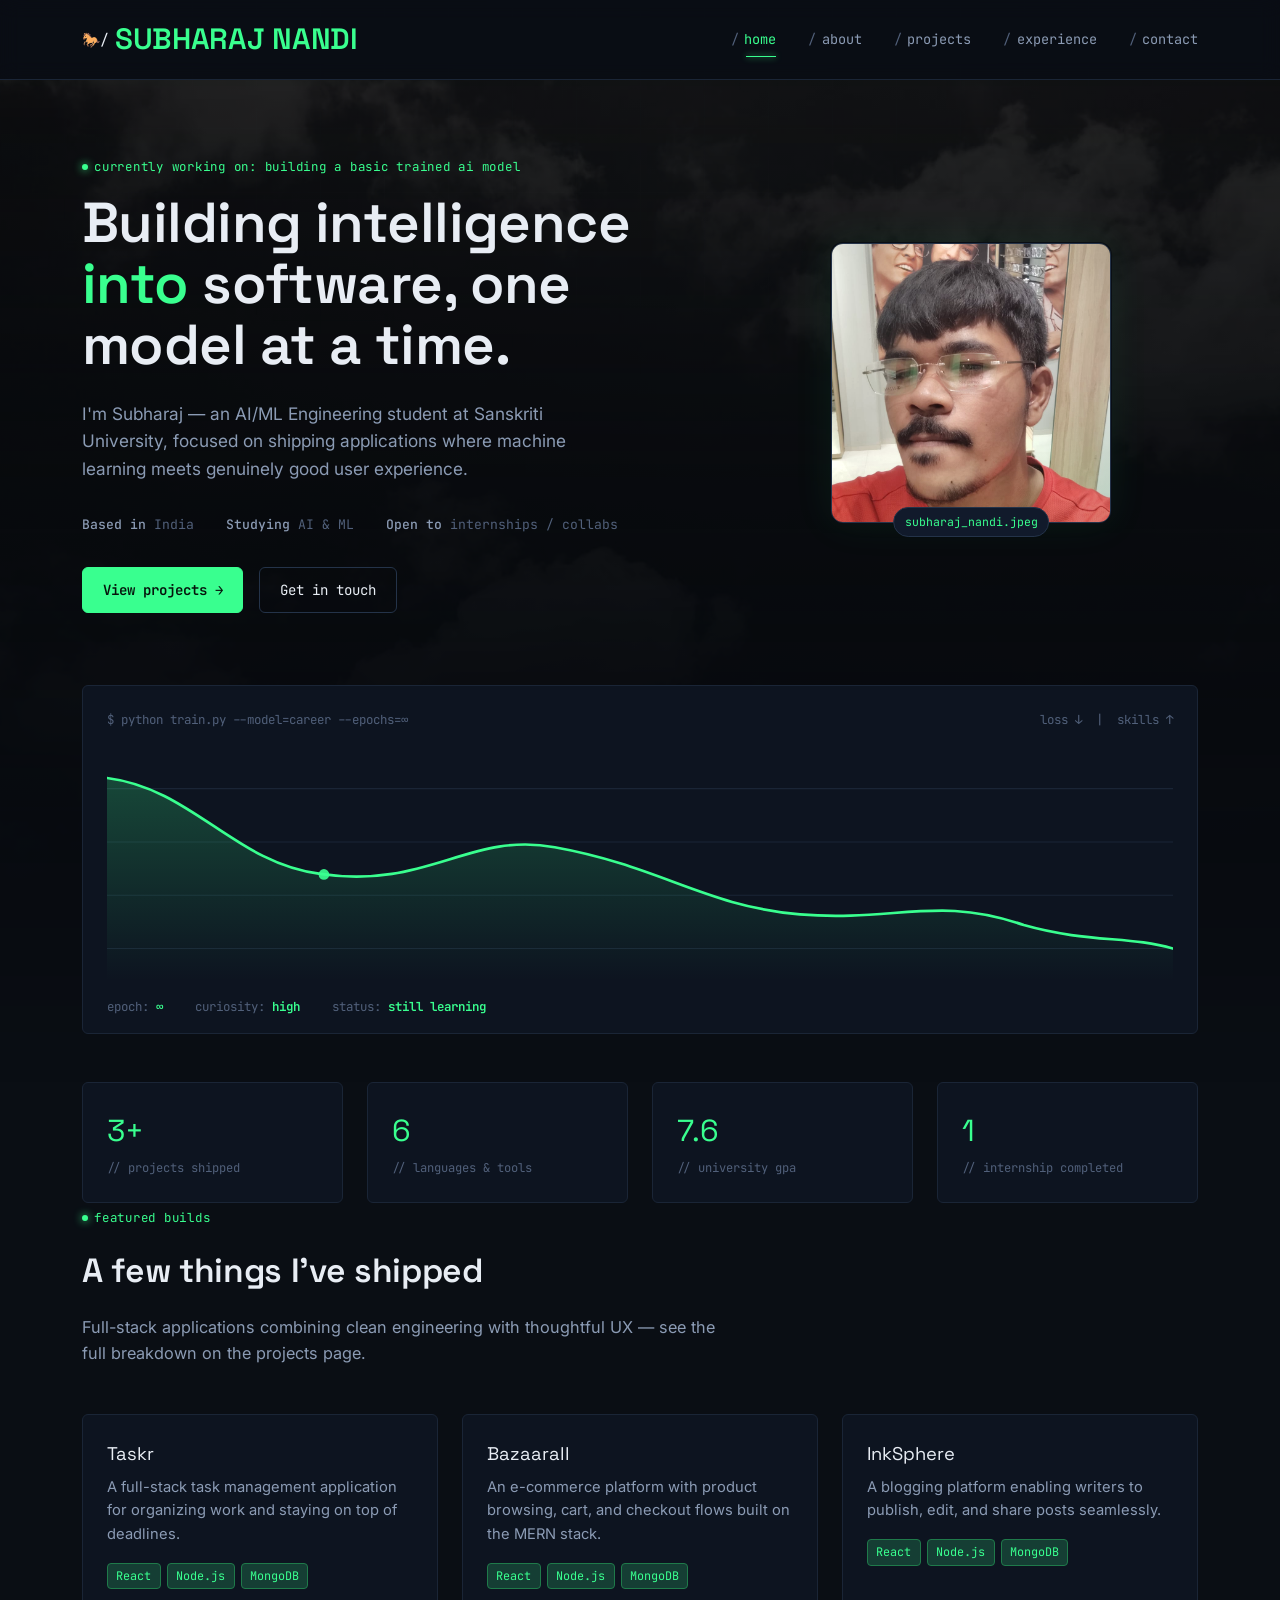
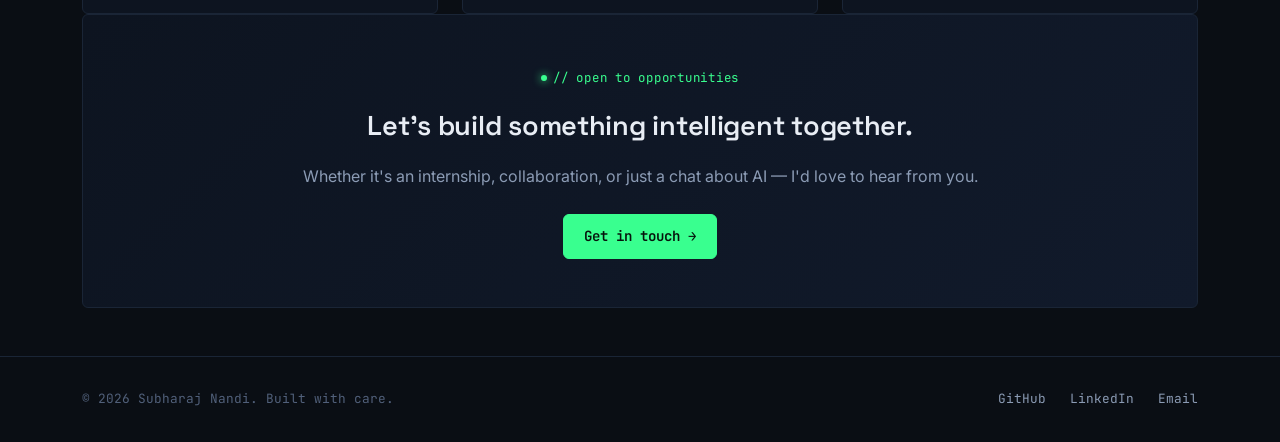
<file: index.html>
<!DOCTYPE html>
<html lang="en">
<head>
<meta charset="UTF-8">
<meta name="viewport" content="width=device-width, initial-scale=1.0">
<title>Subharaj Nandi — AI&ML Student</title>
<meta name="description" content="Portfolio of Subharaj Nandi, AI/ML Engineering student building intelligent applications.">
<link rel="preconnect" href="https://fonts.googleapis.com">
<link href="https://fonts.googleapis.com/css2?family=Space+Grotesk:wght@500;600;700&family=Inter:wght@400;500;600&family=JetBrains+Mono:wght@400;500;600&display=swap" rel="stylesheet">
<link rel="stylesheet" href="styles.css">
<style>
  /* ===== Hero ===== */
  .hero {
    padding: var(--space-6) 0 var(--space-5);
    position: relative;
    overflow: hidden;
  }
  .hero-bg {
    position: absolute;
    inset: -10% -5% auto -5%;
    height: 130%;
    background-image:
      linear-gradient(to bottom, rgba(10,14,20,0.55), rgba(10,14,20,0.97) 75%),
      url('assets/sky.jpeg');
    background-size: cover;
    background-position: center 30%;
    filter: saturate(0.25) brightness(0.55) contrast(1.1);
    z-index: 0;
    mask-image: linear-gradient(to bottom, black 0%, transparent 85%);
  }
  .hero-grid {
    display: grid;
    grid-template-columns: 1.15fr 0.85fr;
    gap: var(--space-5);
    align-items: center;
    position: relative;
    z-index: 1;
  }
  .hero h1 {
    font-size: clamp(2.3rem, 4.4vw, 3.6rem);
    line-height: 1.08;
    margin-bottom: var(--space-3);
  }
  .hero h1 .accent-text { color: var(--accent); }
  .hero-sub {
    color: var(--text-secondary);
    font-size: 1.08rem;
    max-width: 540px;
    margin-bottom: var(--space-4);
  }
  .hero-meta {
    display: flex;
    gap: var(--space-4);
    font-family: var(--font-mono);
    font-size: 0.82rem;
    color: var(--text-tertiary);
    margin-bottom: var(--space-4);
    flex-wrap: wrap;
  }
  .hero-meta strong { color: var(--text-secondary); font-weight: 500; }

  .hero-portrait {
    position: relative;
    justify-self: center;
  }
  .portrait-frame {
    width: 280px;
    height: 280px;
    border-radius: 12px;
    overflow: hidden;
    border: 1px solid var(--border-bright);
    position: relative;
    box-shadow: 0 0 0 1px var(--bg-base), 0 0 40px rgba(57,255,143,0.08);
  }
  .portrait-frame img {
    width: 100%; height: 100%; object-fit: cover;
    filter: grayscale(0.15) contrast(1.05);
  }
  .portrait-frame::after {
    content: '';
    position: absolute; inset: 0;
    background: linear-gradient(160deg, transparent 60%, rgba(57,255,143,0.10));
  }
  .portrait-tag {
    position: absolute;
    bottom: -14px; left: 50%;
    transform: translateX(-50%);
    background: var(--bg-panel-raised);
    border: 1px solid var(--border-bright);
    font-family: var(--font-mono);
    font-size: 0.72rem;
    padding: 0.4em 0.9em;
    border-radius: 100px;
    white-space: nowrap;
    color: var(--accent);
  }

  /* ===== Training run signature element ===== */
  .trainrun {
    margin-top: var(--space-6);
    position: relative;
    z-index: 1;
  }
  .trainrun-panel {
    background: var(--bg-panel);
    border: 1px solid var(--border);
    border-radius: var(--radius);
    padding: var(--space-3) var(--space-3) var(--space-2);
  }
  .trainrun-head {
    display: flex;
    justify-content: space-between;
    align-items: baseline;
    margin-bottom: var(--space-2);
    flex-wrap: wrap;
    gap: 0.5em;
  }
  .trainrun-head .mono { font-size: 0.78rem; color: var(--text-tertiary); }
  .trainrun svg { width: 100%; height: auto; display: block; }
  .trainrun-stats {
    display: flex;
    gap: var(--space-4);
    margin-top: var(--space-2);
    font-family: var(--font-mono);
    font-size: 0.78rem;
    color: var(--text-tertiary);
    flex-wrap: wrap;
  }
  .trainrun-stats b { color: var(--accent); font-weight: 600; }

  /* ===== Quick stats strip ===== */
  .stats-strip {
    display: grid;
    grid-template-columns: repeat(4, 1fr);
    gap: var(--space-3);
  }
  .stat-box {
    border: 1px solid var(--border);
    background: var(--bg-panel);
    border-radius: var(--radius);
    padding: var(--space-3);
  }
  .stat-box .num {
    font-family: var(--font-display);
    font-size: 1.9rem;
    color: var(--accent);
  }
  .stat-box .label {
    font-family: var(--font-mono);
    font-size: 0.76rem;
    color: var(--text-tertiary);
    margin-top: 0.3em;
  }

  /* ===== Featured project teaser cards ===== */
  .teaser-grid { display: grid; grid-template-columns: repeat(3, 1fr); gap: var(--space-3); }
  .teaser-card {
    border: 1px solid var(--border);
    background: var(--bg-panel);
    border-radius: var(--radius);
    padding: var(--space-3);
    transition: border-color 0.2s, transform 0.2s;
  }
  .teaser-card:hover { border-color: var(--accent-dim); transform: translateY(-3px); }
  .teaser-card .ttl { font-family: var(--font-display); font-size: 1.15rem; margin-bottom: 0.4em; }
  .teaser-card p { color: var(--text-secondary); font-size: 0.92rem; margin-bottom: var(--space-2); }
  .teaser-card .tags { display: flex; gap: 0.4em; flex-wrap: wrap; }

  .cta-band {
    border: 1px solid var(--border);
    border-radius: var(--radius);
    background: linear-gradient(135deg, var(--bg-panel), var(--bg-panel-raised));
    padding: var(--space-5);
    text-align: center;
  }
  .cta-band h2 { font-size: 1.7rem; margin-bottom: var(--space-2); }
  .cta-band p { color: var(--text-secondary); margin-bottom: var(--space-3); }
  .cta-band .btn-row { justify-content: center; }

  @media (max-width: 860px) {
    .hero-grid { grid-template-columns: 1fr; }
    .hero-portrait { order: -1; }
    .stats-strip { grid-template-columns: repeat(2, 1fr); }
    .teaser-grid { grid-template-columns: 1fr; }
  }
</style>
</head>
<body>

<header class="site-header">
  <div class="nav-inner">
    <a href="index.html" class="nav-brand">🐎/<H1><span class="path-current">SUBHARAJ NANDI</span></H1></a>
    <nav class="nav-links">
      <a href="index.html" class="active">home</a>
      <a href="about.html">about</a>
      <a href="projects.html">projects</a>
      <a href="experience.html">experience</a>
      <a href="contact.html">contact</a>
    </nav>
    <button class="nav-toggle" aria-label="Toggle menu">☰</button>
  </div>
</header>

<main>
  <section class="hero">
    <div class="hero-bg"></div>
    <div class="container hero-grid">
      <div class="reveal is-visible">
        <span class="eyebrow">currently working on: Building a basic trained AI Model</span>
        <h1>Building intelligence <span class="accent-text">into</span> software, one model at a time.</h1>
        <p class="hero-sub">I'm Subharaj — an AI/ML Engineering student at Sanskriti University, focused on shipping applications where machine learning meets genuinely good user experience.</p>
        <div class="hero-meta">
          <span><strong>Based in</strong> India</span>
          <span><strong>Studying</strong> AI &amp; ML</span>
          <span><strong>Open to</strong> internships / collabs</span>
        </div>
        <div class="btn-row">
          <a href="projects.html" class="btn btn-primary">View projects →</a>
          <a href="contact.html" class="btn btn-ghost">Get in touch</a>
        </div>
      </div>
      <div class="hero-portrait reveal is-visible">
        <div class="portrait-frame">
          <img src="assets/profile.jpeg" alt="Subharaj Nandi">
        </div>
        <div class="portrait-tag">subharaj_nandi.jpeg</div>
      </div>
    </div>

    <div class="container trainrun reveal">
      <div class="trainrun-panel">
        <div class="trainrun-head">
          <span class="mono">$ python train.py --model=career --epochs=∞</span>
          <span class="mono">loss ↓ &nbsp;|&nbsp; skills ↑</span>
        </div>
        <svg viewBox="0 0 1000 220" preserveAspectRatio="none" id="loss-chart">
          <defs>
            <linearGradient id="lossFill" x1="0" y1="0" x2="0" y2="1">
              <stop offset="0%" stop-color="#39ff8f" stop-opacity="0.22"/>
              <stop offset="100%" stop-color="#39ff8f" stop-opacity="0"/>
            </linearGradient>
          </defs>
          <!-- gridlines -->
          <g stroke="#1a2536" stroke-width="1">
            <line x1="0" y1="40" x2="1000" y2="40"/>
            <line x1="0" y1="90" x2="1000" y2="90"/>
            <line x1="0" y1="140" x2="1000" y2="140"/>
            <line x1="0" y1="190" x2="1000" y2="190"/>
          </g>
          <!-- area fill under curve -->
          <path d="M0,30 C80,40 120,110 200,120 C300,135 340,80 420,95 C520,113 560,150 650,158 C740,165 780,140 860,168 C920,185 960,178 1000,190 L1000,220 L0,220 Z" fill="url(#lossFill)"/>
          <!-- the loss curve line -->
          <path id="loss-path" d="M0,30 C80,40 120,110 200,120 C300,135 340,80 420,95 C520,113 560,150 650,158 C740,165 780,140 860,168 C920,185 960,178 1000,190"
                fill="none" stroke="#39ff8f" stroke-width="2.5" stroke-linecap="round"/>
          <!-- traveling dot -->
          <circle r="5" fill="#39ff8f">
            <animateMotion dur="6s" repeatCount="indefinite"
              path="M0,30 C80,40 120,110 200,120 C300,135 340,80 420,95 C520,113 560,150 650,158 C740,165 780,140 860,168 C920,185 960,178 1000,190"/>
            <animate attributeName="opacity" values="1;0.4;1" dur="1.4s" repeatCount="indefinite"/>
          </circle>
        </svg>
        <div class="trainrun-stats">
          <span>epoch: <b>∞</b></span>
          <span>curiosity: <b>high</b></span>
          <span>status: <b>still learning</b></span>
        </div>
      </div>
    </div>
  </section>

  <section class="container">
    <div class="stats-strip reveal">
      <div class="stat-box"><div class="num">3+</div><div class="label">// projects shipped</div></div>
      <div class="stat-box"><div class="num">6</div><div class="label">// languages &amp; tools</div></div>
      <div class="stat-box"><div class="num">7.6</div><div class="label">// university gpa</div></div>
      <div class="stat-box"><div class="num">1</div><div class="label">// internship completed</div></div>
    </div>
  </section>

  <section class="container">
    <div class="section-head reveal">
      <span class="eyebrow">featured builds</span>
      <h2>A few things I've shipped</h2>
      <p>Full-stack applications combining clean engineering with thoughtful UX — see the full breakdown on the projects page.</p>
    </div>
    <div class="teaser-grid reveal">
      <div class="teaser-card">
        <div class="ttl">Taskr</div>
        <p>A full-stack task management application for organizing work and staying on top of deadlines.</p>
        <div class="tags"><span class="tag">React</span><span class="tag">Node.js</span><span class="tag">MongoDB</span></div>
      </div>
      <div class="teaser-card">
        <div class="ttl">Bazaarall</div>
        <p>An e-commerce platform with product browsing, cart, and checkout flows built on the MERN stack.</p>
        <div class="tags"><span class="tag">React</span><span class="tag">Node.js</span><span class="tag">MongoDB</span></div>
      </div>
      <div class="teaser-card">
        <div class="ttl">InkSphere</div>
        <p>A blogging platform enabling writers to publish, edit, and share posts seamlessly.</p>
        <div class="tags"><span class="tag">React</span><span class="tag">Node.js</span><span class="tag">MongoDB</span></div>
      </div>
    </div>
  </section>

  <section class="container">
    <div class="cta-band reveal">
      <span class="eyebrow" style="justify-content:center;">// open to opportunities</span>
      <h2>Let's build something intelligent together.</h2>
      <p>Whether it's an internship, collaboration, or just a chat about AI — I'd love to hear from you.</p>
      <div class="btn-row">
        <a href="contact.html" class="btn btn-primary">Get in touch →</a>
      </div>
    </div>
  </section>
</main>

<footer class="site-footer">
  <div class="footer-inner">
    <span>© 2026 Subharaj Nandi. Built with care.</span>
    <div class="footer-socials">
      <a href="https://github.com/SubharajNand" target="_blank" rel="noopener">GitHub</a>
      <a href="https://www.linkedin.com/in/subharaj-nandi" target="_blank" rel="noopener">LinkedIn</a>
      <a href="mailto:subharajnandi2005@gmail.com">Email</a>
    </div>
  </div>
</footer>

<script src="main.js"></script>
</body>
</html>
</file>
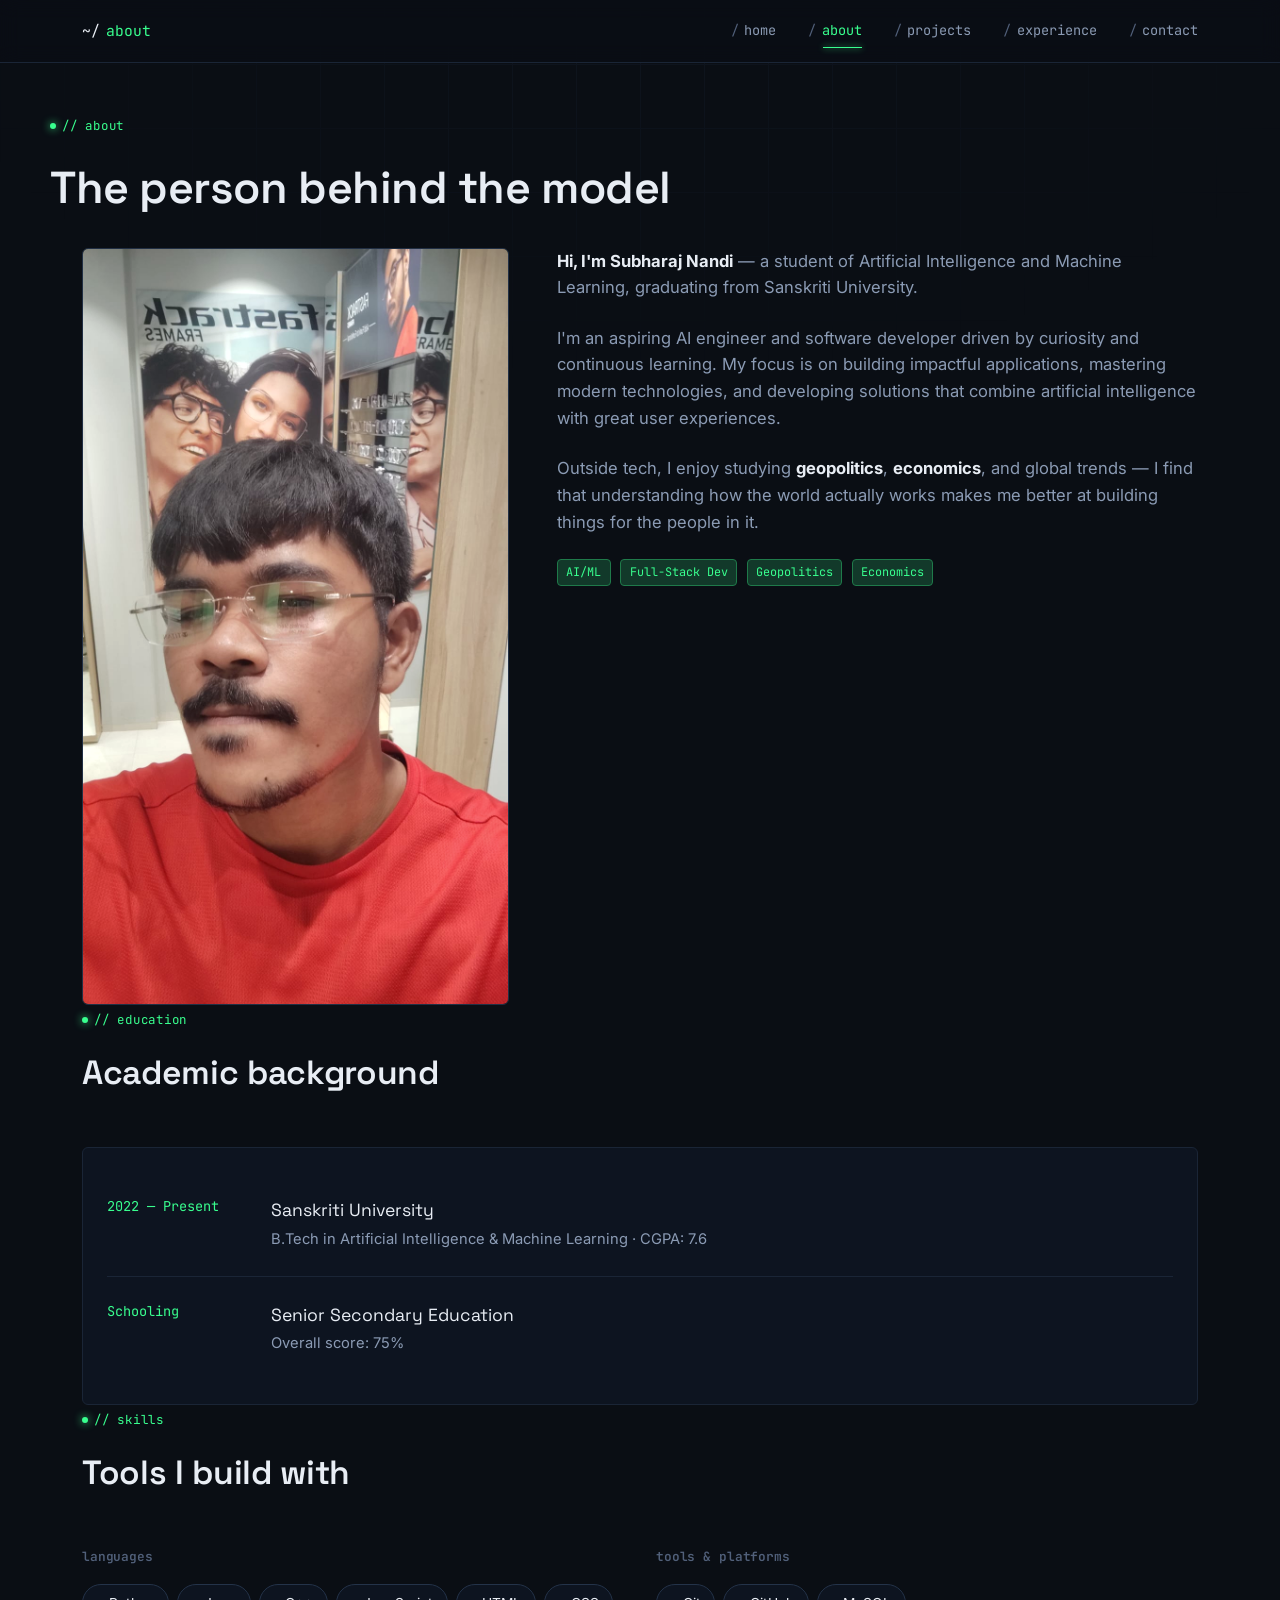
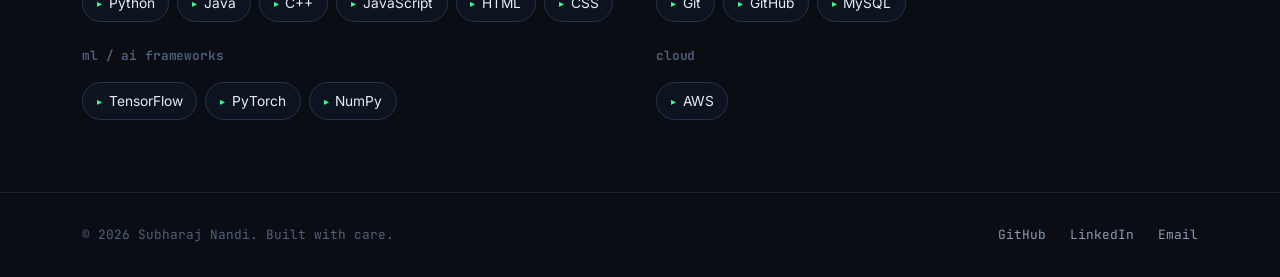
<file: about.html>
<!DOCTYPE html>
<html lang="en">
<head>
<meta charset="UTF-8">
<meta name="viewport" content="width=device-width, initial-scale=1.0">
<title>About — Subharaj Nandi</title>
<link rel="preconnect" href="https://fonts.googleapis.com">
<link href="https://fonts.googleapis.com/css2?family=Space+Grotesk:wght@500;600;700&family=Inter:wght@400;500;600&family=JetBrains+Mono:wght@400;500;600&display=swap" rel="stylesheet">
<link rel="stylesheet" href="styles.css">
<style>
  .page-head { padding: var(--space-5) 0 var(--space-3); }
  .page-head h1 { font-size: clamp(2rem, 4vw, 2.8rem); }

  .about-grid {
    display: grid;
    grid-template-columns: 0.8fr 1.2fr;
    gap: var(--space-5);
    align-items: start;
  }
  .about-portrait img {
    width: 100%;
    border-radius: var(--radius);
    border: 1px solid var(--border-bright);
    filter: grayscale(0.1) contrast(1.05);
  }
  .about-bio p { margin-bottom: var(--space-3); color: var(--text-secondary); font-size: 1.04rem; }
  .about-bio p strong { color: var(--text-primary); }

  .interest-row { display: flex; gap: 0.6em; flex-wrap: wrap; margin-top: var(--space-2); }

  /* Education timeline */
  .edu-item {
    display: grid;
    grid-template-columns: 140px 1fr;
    gap: var(--space-3);
    padding: var(--space-3) 0;
    border-bottom: 1px solid var(--border);
  }
  .edu-item:last-child { border-bottom: none; }
  .edu-period { font-family: var(--font-mono); color: var(--accent); font-size: 0.85rem; }
  .edu-school { font-family: var(--font-display); font-size: 1.1rem; margin-bottom: 0.2em; }
  .edu-detail { color: var(--text-secondary); font-size: 0.92rem; }

  /* Skills */
  .skill-cat { margin-bottom: var(--space-3); }
  .skill-cat h4 {
    font-family: var(--font-mono);
    font-size: 0.8rem;
    color: var(--text-tertiary);
    text-transform: lowercase;
    margin-bottom: var(--space-2);
  }
  .skill-pills { display: flex; flex-wrap: wrap; gap: 0.5em; }
  .skill-pill {
    border: 1px solid var(--border-bright);
    background: var(--bg-panel);
    padding: 0.5em 1em;
    border-radius: 100px;
    font-size: 0.86rem;
    display: flex;
    align-items: center;
    gap: 0.5em;
  }
  .skill-pill::before { content: '▸'; color: var(--accent); font-size: 0.75em; }

  @media (max-width: 860px) {
    .about-grid { grid-template-columns: 1fr; }
    .edu-item { grid-template-columns: 1fr; gap: 0.4em; }
  }
</style>
</head>
<body>

<header class="site-header">
  <div class="nav-inner">
    <a href="index.html" class="nav-brand">~/<span class="path-current">about</span></a>
    <nav class="nav-links">
      <a href="index.html">home</a>
      <a href="about.html" class="active">about</a>
      <a href="projects.html">projects</a>
      <a href="experience.html">experience</a>
      <a href="contact.html">contact</a>
    </nav>
    <button class="nav-toggle" aria-label="Toggle menu">☰</button>
  </div>
</header>

<main>
  <section class="page-head container">
    <span class="eyebrow">// about</span>
    <h1>The person behind the model</h1>
  </section>

  <section class="container">
    <div class="about-grid">
      <div class="about-portrait reveal">
        <img src="assets/profile.jpeg" alt="Subharaj Nandi">
      </div>
      <div class="about-bio reveal">
        <p><strong>Hi, I'm Subharaj Nandi</strong> — a student of Artificial Intelligence and Machine Learning, graduating from Sanskriti University.</p>
        <p>I'm an aspiring AI engineer and software developer driven by curiosity and continuous learning. My focus is on building impactful applications, mastering modern technologies, and developing solutions that combine artificial intelligence with great user experiences.</p>
        <p>Outside tech, I enjoy studying <strong>geopolitics</strong>, <strong>economics</strong>, and global trends — I find that understanding how the world actually works makes me better at building things for the people in it.</p>
        <div class="interest-row">
          <span class="tag">AI/ML</span>
          <span class="tag">Full-Stack Dev</span>
          <span class="tag">Geopolitics</span>
          <span class="tag">Economics</span>
        </div>
      </div>
    </div>
  </section>

  <section class="container">
    <div class="section-head reveal">
      <span class="eyebrow">// education</span>
      <h2>Academic background</h2>
    </div>
    <div class="panel reveal">
      <div class="edu-item">
        <div class="edu-period">2022 — Present</div>
        <div>
          <div class="edu-school">Sanskriti University</div>
          <div class="edu-detail">B.Tech in Artificial Intelligence &amp; Machine Learning · CGPA: 7.6</div>
        </div>
      </div>
      <div class="edu-item">
        <div class="edu-period">Schooling</div>
        <div>
          <div class="edu-school">Senior Secondary Education</div>
          <div class="edu-detail">Overall score: 75%</div>
        </div>
      </div>
    </div>
  </section>

  <section class="container">
    <div class="section-head reveal">
      <span class="eyebrow">// skills</span>
      <h2>Tools I build with</h2>
    </div>
    <div class="grid-2 reveal">
      <div>
        <div class="skill-cat">
          <h4>languages</h4>
          <div class="skill-pills">
            <span class="skill-pill">Python</span>
            <span class="skill-pill">Java</span>
            <span class="skill-pill">C++</span>
            <span class="skill-pill">JavaScript</span>
            <span class="skill-pill">HTML</span>
            <span class="skill-pill">CSS</span>
          </div>
        </div>
        <div class="skill-cat">
          <h4>ml / ai frameworks</h4>
          <div class="skill-pills">
            <span class="skill-pill">TensorFlow</span>
            <span class="skill-pill">PyTorch</span>
            <span class="skill-pill">NumPy</span>
          </div>
        </div>
      </div>
      <div>
        <div class="skill-cat">
          <h4>tools &amp; platforms</h4>
          <div class="skill-pills">
            <span class="skill-pill">Git</span>
            <span class="skill-pill">GitHub</span>
            <span class="skill-pill">MySQL</span>
          </div>
        </div>
        <div class="skill-cat">
          <h4>cloud</h4>
          <div class="skill-pills">
            <span class="skill-pill">AWS</span>
          </div>
        </div>
      </div>
    </div>
  </section>
</main>

<footer class="site-footer">
  <div class="footer-inner">
    <span>© 2026 Subharaj Nandi. Built with care.</span>
    <div class="footer-socials">
      <a href="https://github.com/SubharajNand" target="_blank" rel="noopener">GitHub</a>
      <a href="https://www.linkedin.com/in/subharaj-nandi" target="_blank" rel="noopener">LinkedIn</a>
      <a href="mailto:subharajnandi2005@gmail.com">Email</a>
    </div>
  </div>
</footer>

<script src="main.js"></script>
</body>
</html>
</file>
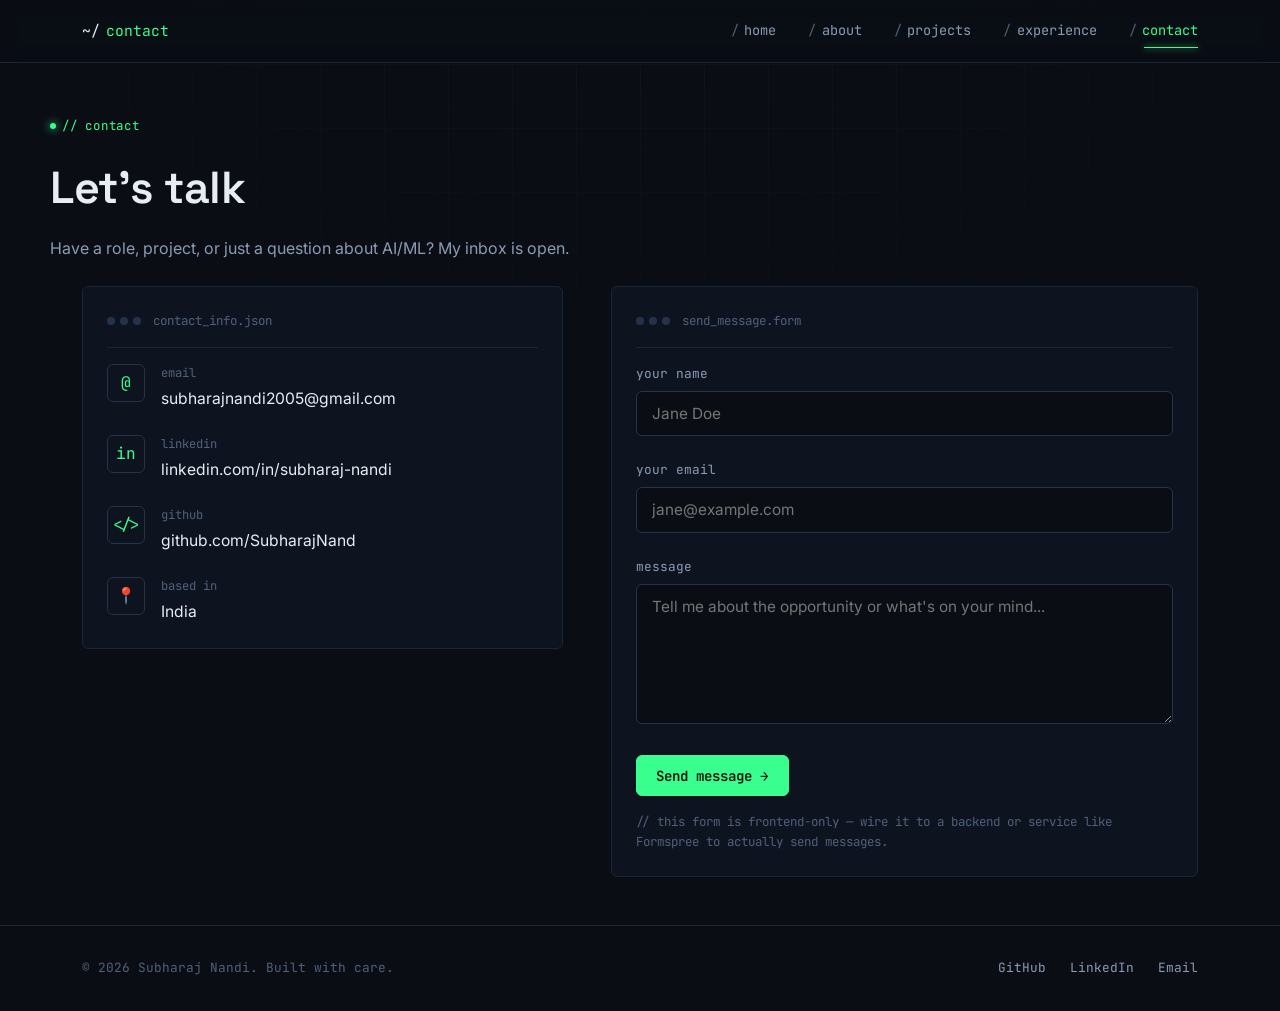
<file: contact.html>
<!DOCTYPE html>
<html lang="en">
<head>
<meta charset="UTF-8">
<meta name="viewport" content="width=device-width, initial-scale=1.0">
<title>Contact — Subharaj Nandi</title>
<link rel="preconnect" href="https://fonts.googleapis.com">
<link href="https://fonts.googleapis.com/css2?family=Space+Grotesk:wght@500;600;700&family=Inter:wght@400;500;600&family=JetBrains+Mono:wght@400;500;600&display=swap" rel="stylesheet">
<link rel="stylesheet" href="styles.css">
<style>
  .page-head { padding: var(--space-5) 0 var(--space-3); }
  .page-head h1 { font-size: clamp(2rem, 4vw, 2.8rem); }

  .contact-grid {
    display: grid;
    grid-template-columns: 0.9fr 1.1fr;
    gap: var(--space-5);
    align-items: start;
  }

  .contact-info-item {
    display: flex;
    align-items: flex-start;
    gap: var(--space-2);
    margin-bottom: var(--space-3);
  }
  .contact-icon {
    width: 38px; height: 38px;
    border-radius: var(--radius);
    border: 1px solid var(--border-bright);
    background: var(--bg-panel);
    display: flex; align-items: center; justify-content: center;
    color: var(--accent);
    font-family: var(--font-mono);
    flex-shrink: 0;
  }
  .contact-info-label { font-family: var(--font-mono); font-size: 0.76rem; color: var(--text-tertiary); margin-bottom: 0.2em; }
  .contact-info-value { color: var(--text-primary); font-size: 0.98rem; }
  .contact-info-value a:hover { color: var(--accent); }

  /* form */
  .form-group { margin-bottom: var(--space-3); }
  .form-group label {
    display: block;
    font-family: var(--font-mono);
    font-size: 0.8rem;
    color: var(--text-secondary);
    margin-bottom: 0.5em;
  }
  .form-group input,
  .form-group textarea {
    width: 100%;
    background: var(--bg-base);
    border: 1px solid var(--border-bright);
    border-radius: var(--radius);
    padding: 0.8em 1em;
    color: var(--text-primary);
    font-family: var(--font-body);
    font-size: 0.96rem;
    transition: border-color 0.2s, box-shadow 0.2s;
  }
  .form-group input:focus,
  .form-group textarea:focus {
    outline: none;
    border-color: var(--accent);
    box-shadow: 0 0 0 3px var(--accent-glow);
  }
  .form-group textarea { resize: vertical; min-height: 140px; }

  .form-note {
    font-family: var(--font-mono);
    font-size: 0.78rem;
    color: var(--text-tertiary);
    margin-top: var(--space-2);
  }

  .form-status {
    display: none;
    margin-top: var(--space-2);
    font-family: var(--font-mono);
    font-size: 0.85rem;
    color: var(--accent);
    padding: 0.8em 1em;
    border: 1px solid var(--accent-dim);
    background: var(--accent-glow);
    border-radius: var(--radius);
  }
  .form-status.show { display: block; }

  @media (max-width: 860px) {
    .contact-grid { grid-template-columns: 1fr; }
  }
</style>
</head>
<body>

<header class="site-header">
  <div class="nav-inner">
    <a href="index.html" class="nav-brand">~/<span class="path-current">contact</span></a>
    <nav class="nav-links">
      <a href="index.html">home</a>
      <a href="about.html">about</a>
      <a href="projects.html">projects</a>
      <a href="experience.html">experience</a>
      <a href="contact.html" class="active">contact</a>
    </nav>
    <button class="nav-toggle" aria-label="Toggle menu">☰</button>
  </div>
</header>

<main>
  <section class="page-head container">
    <span class="eyebrow">// contact</span>
    <h1>Let's talk</h1>
    <p class="text-secondary" style="max-width:560px; margin-top:0.8em;">Have a role, project, or just a question about AI/ML? My inbox is open.</p>
  </section>

  <section class="container">
    <div class="contact-grid">
      <div class="reveal">
        <div class="panel">
          <div class="panel-title-bar">
            <div class="dot-row"><span></span><span></span><span></span></div>
            contact_info.json
          </div>

          <div class="contact-info-item">
            <div class="contact-icon">@</div>
            <div>
              <div class="contact-info-label">email</div>
              <div class="contact-info-value"><a href="mailto:subharajnandi2005@gmail.com">subharajnandi2005@gmail.com</a></div>
            </div>
          </div>

          <div class="contact-info-item">
            <div class="contact-icon">in</div>
            <div>
              <div class="contact-info-label">linkedin</div>
              <div class="contact-info-value"><a href="https://www.linkedin.com/in/subharaj-nandi" target="_blank" rel="noopener">linkedin.com/in/subharaj-nandi</a></div>
            </div>
          </div>

          <div class="contact-info-item">
            <div class="contact-icon">&lt;/&gt;</div>
            <div>
              <div class="contact-info-label">github</div>
              <div class="contact-info-value"><a href="https://github.com/SubharajNand" target="_blank" rel="noopener">github.com/SubharajNand</a></div>
            </div>
          </div>

          <div class="contact-info-item" style="margin-bottom:0;">
            <div class="contact-icon">📍</div>
            <div>
              <div class="contact-info-label">based in</div>
              <div class="contact-info-value">India</div>
            </div>
          </div>
        </div>
      </div>

      <div class="reveal">
        <div class="panel">
          <div class="panel-title-bar">
            <div class="dot-row"><span></span><span></span><span></span></div>
            send_message.form
          </div>
          <form id="contact-form">
            <div class="form-group">
              <label for="name">your name</label>
              <input type="text" id="name" name="name" placeholder="Jane Doe" required>
            </div>
            <div class="form-group">
              <label for="email">your email</label>
              <input type="email" id="email" name="email" placeholder="jane@example.com" required>
            </div>
            <div class="form-group">
              <label for="message">message</label>
              <textarea id="message" name="message" placeholder="Tell me about the opportunity or what's on your mind..." required></textarea>
            </div>
            <button type="submit" class="btn btn-primary">Send message →</button>
            <div class="form-status" id="form-status">✓ Message captured. Since this is a static frontend, please also reach out directly via email or LinkedIn above to make sure I see it.</div>
            <p class="form-note">// this form is frontend-only — wire it to a backend or service like Formspree to actually send messages.</p>
          </form>
        </div>
      </div>
    </div>
  </section>
</main>

<footer class="site-footer">
  <div class="footer-inner">
    <span>© 2026 Subharaj Nandi. Built with care.</span>
    <div class="footer-socials">
      <a href="https://github.com/SubharajNand" target="_blank" rel="noopener">GitHub</a>
      <a href="https://www.linkedin.com/in/subharaj-nandi" target="_blank" rel="noopener">LinkedIn</a>
      <a href="mailto:subharajnandi2005@gmail.com">Email</a>
    </div>
  </div>
</footer>

<script src="main.js"></script>
<script>
  document.getElementById('contact-form').addEventListener('submit', function(e) {
    e.preventDefault();
    document.getElementById('form-status').classList.add('show');
    this.reset();
  });
</script>
</body>
</html>
</file>
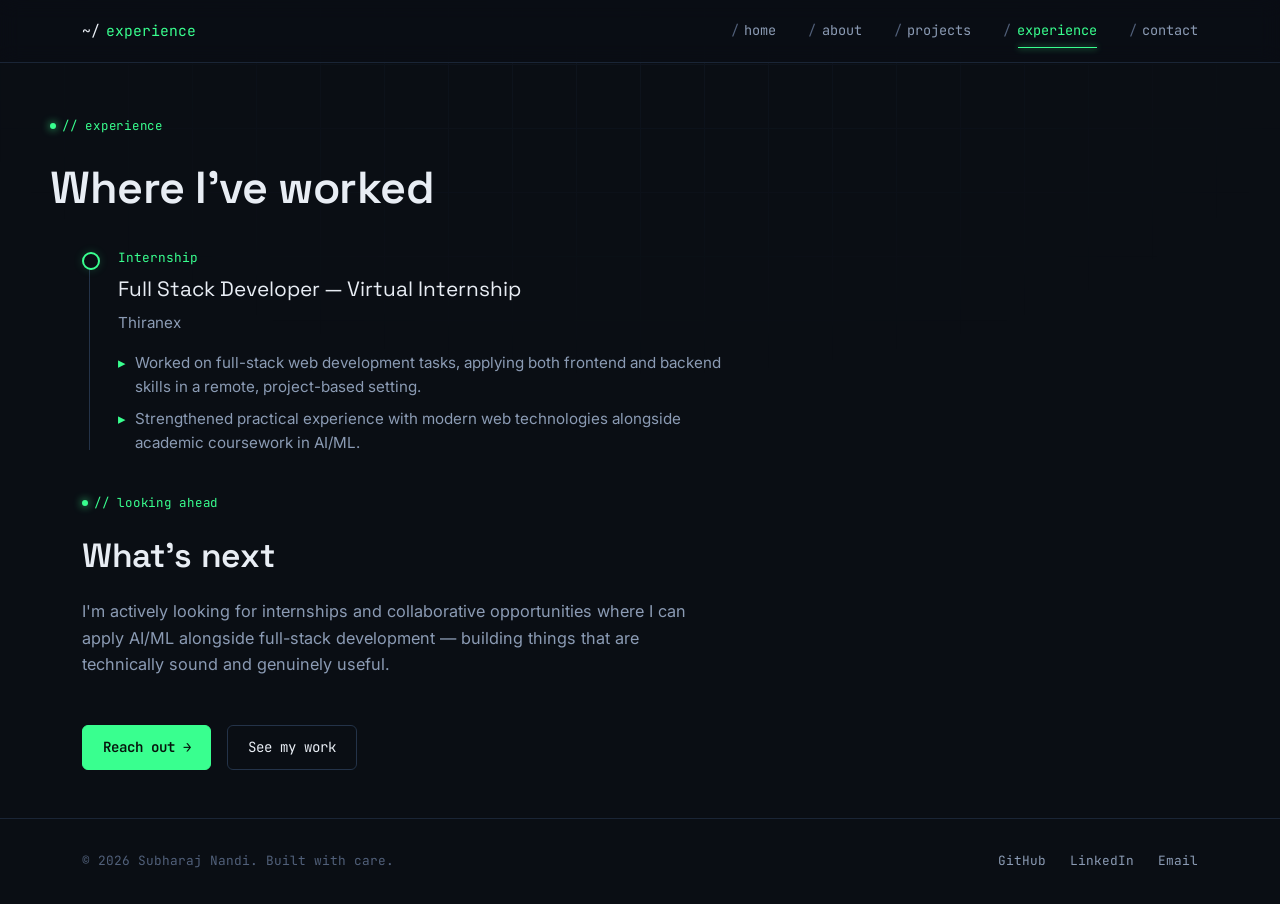
<file: experience.html>
<!DOCTYPE html>
<html lang="en">
<head>
<meta charset="UTF-8">
<meta name="viewport" content="width=device-width, initial-scale=1.0">
<title>Experience — Subharaj Nandi</title>
<link rel="preconnect" href="https://fonts.googleapis.com">
<link href="https://fonts.googleapis.com/css2?family=Space+Grotesk:wght@500;600;700&family=Inter:wght@400;500;600&family=JetBrains+Mono:wght@400;500;600&display=swap" rel="stylesheet">
<link rel="stylesheet" href="styles.css">
<style>
  .page-head { padding: var(--space-5) 0 var(--space-3); }
  .page-head h1 { font-size: clamp(2rem, 4vw, 2.8rem); }

  .timeline {
    position: relative;
    padding-left: 36px;
  }
  .timeline::before {
    content: '';
    position: absolute;
    left: 7px; top: 6px; bottom: 6px;
    width: 1px;
    background: var(--border-bright);
  }
  .timeline-item {
    position: relative;
    margin-bottom: var(--space-4);
  }
  .timeline-item::before {
    content: '';
    position: absolute;
    left: -36px; top: 4px;
    width: 14px; height: 14px;
    border-radius: 50%;
    background: var(--bg-base);
    border: 2px solid var(--accent);
    box-shadow: 0 0 10px var(--accent-glow);
  }
  .timeline-period { font-family: var(--font-mono); font-size: 0.8rem; color: var(--accent); margin-bottom: 0.4em; }
  .timeline-role { font-family: var(--font-display); font-size: 1.3rem; margin-bottom: 0.2em; }
  .timeline-org { color: var(--text-secondary); font-size: 0.95rem; margin-bottom: var(--space-2); }
  .timeline-desc { color: var(--text-secondary); font-size: 0.95rem; max-width: 620px; }
  .timeline-desc li { margin-bottom: 0.5em; padding-left: 1.1em; position: relative; }
  .timeline-desc li::before { content: '▸'; color: var(--accent); position: absolute; left: 0; }

  .cert-empty {
    text-align: center;
    padding: var(--space-5) var(--space-3);
    color: var(--text-tertiary);
    font-family: var(--font-mono);
    font-size: 0.88rem;
  }
</style>
</head>
<body>

<header class="site-header">
  <div class="nav-inner">
    <a href="index.html" class="nav-brand">~/<span class="path-current">experience</span></a>
    <nav class="nav-links">
      <a href="index.html">home</a>
      <a href="about.html">about</a>
      <a href="projects.html">projects</a>
      <a href="experience.html" class="active">experience</a>
      <a href="contact.html">contact</a>
    </nav>
    <button class="nav-toggle" aria-label="Toggle menu">☰</button>
  </div>
</header>

<main>
  <section class="page-head container">
    <span class="eyebrow">// experience</span>
    <h1>Where I've worked</h1>
  </section>

  <section class="container">
    <div class="timeline reveal">
      <div class="timeline-item">
        <div class="timeline-period">Internship</div>
        <div class="timeline-role">Full Stack Developer — Virtual Internship</div>
        <div class="timeline-org">Thiranex</div>
        <ul class="timeline-desc">
          <li>Worked on full-stack web development tasks, applying both frontend and backend skills in a remote, project-based setting.</li>
          <li>Strengthened practical experience with modern web technologies alongside academic coursework in AI/ML.</li>
        </ul>
      </div>
    </div>
  </section>

  <section class="container">
    <div class="section-head reveal">
      <span class="eyebrow">// looking ahead</span>
      <h2>What's next</h2>
      <p>I'm actively looking for internships and collaborative opportunities where I can apply AI/ML alongside full-stack development — building things that are technically sound and genuinely useful.</p>
    </div>
    <div class="btn-row reveal">
      <a href="contact.html" class="btn btn-primary">Reach out →</a>
      <a href="projects.html" class="btn btn-ghost">See my work</a>
    </div>
  </section>
</main>

<footer class="site-footer">
  <div class="footer-inner">
    <span>© 2026 Subharaj Nandi. Built with care.</span>
    <div class="footer-socials">
      <a href="https://github.com/SubharajNand" target="_blank" rel="noopener">GitHub</a>
      <a href="https://www.linkedin.com/in/subharaj-nandi" target="_blank" rel="noopener">LinkedIn</a>
      <a href="mailto:subharajnandi2005@gmail.com">Email</a>
    </div>
  </div>
</footer>

<script src="main.js"></script>
</body>
</html>
</file>
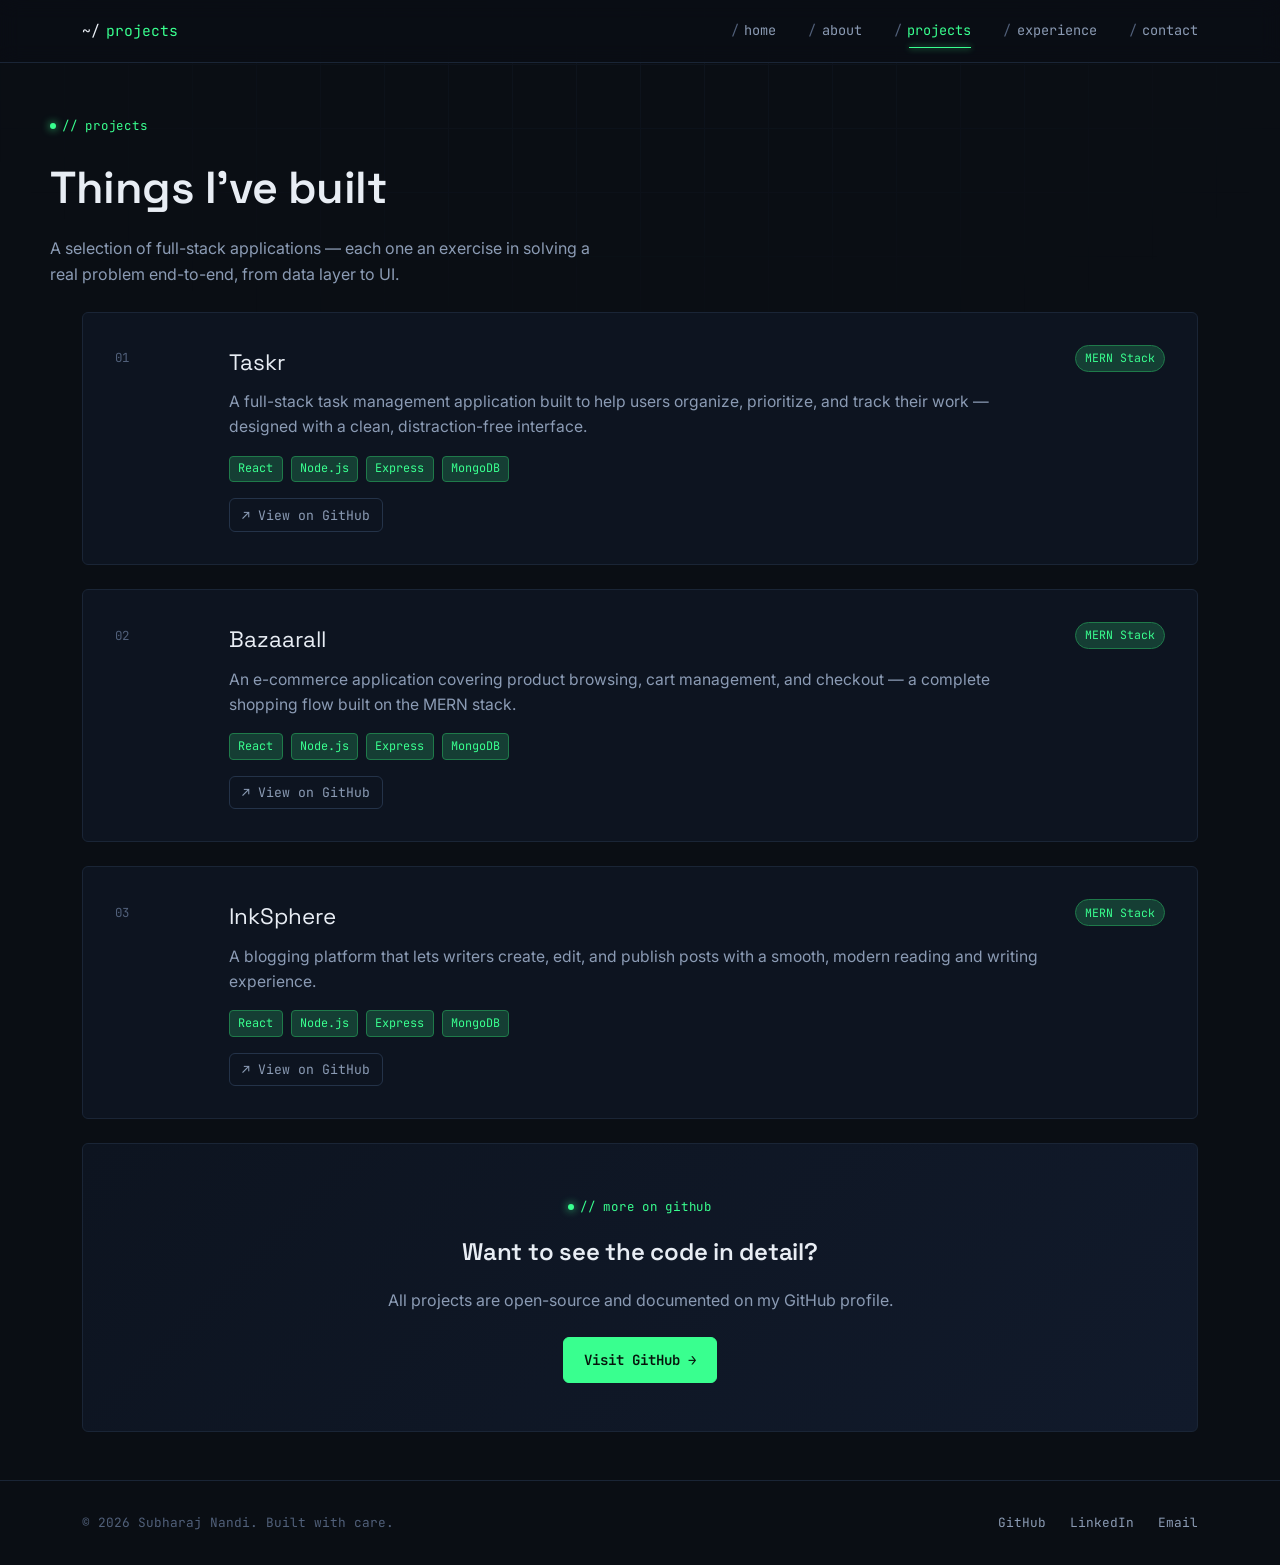
<file: projects.html>
<!DOCTYPE html>
<html lang="en">
<head>
<meta charset="UTF-8">
<meta name="viewport" content="width=device-width, initial-scale=1.0">
<title>Projects — Subharaj Nandi</title>
<link rel="preconnect" href="https://fonts.googleapis.com">
<link href="https://fonts.googleapis.com/css2?family=Space+Grotesk:wght@500;600;700&family=Inter:wght@400;500;600&family=JetBrains+Mono:wght@400;500;600&display=swap" rel="stylesheet">
<link rel="stylesheet" href="styles.css">
<style>
  .page-head { padding: var(--space-5) 0 var(--space-3); }
  .page-head h1 { font-size: clamp(2rem, 4vw, 2.8rem); }

  .project-card {
    border: 1px solid var(--border);
    background: var(--bg-panel);
    border-radius: var(--radius);
    padding: var(--space-4);
    margin-bottom: var(--space-3);
    display: grid;
    grid-template-columns: 90px 1fr auto;
    gap: var(--space-3);
    align-items: start;
    transition: border-color 0.2s;
  }
  .project-card:hover { border-color: var(--accent-dim); }

  .project-index {
    font-family: var(--font-mono);
    font-size: 0.78rem;
    color: var(--text-tertiary);
    padding-top: 0.3em;
  }
  .project-title {
    font-family: var(--font-display);
    font-size: 1.4rem;
    margin-bottom: 0.4em;
  }
  .project-desc {
    color: var(--text-secondary);
    margin-bottom: var(--space-2);
    font-size: 0.98rem;
  }
  .project-tags { display: flex; gap: 0.5em; flex-wrap: wrap; margin-bottom: var(--space-2); }
  .project-links { display: flex; gap: var(--space-2); }
  .project-links a {
    font-family: var(--font-mono);
    font-size: 0.82rem;
    color: var(--text-secondary);
    border: 1px solid var(--border-bright);
    padding: 0.4em 0.9em;
    border-radius: var(--radius);
    transition: color 0.2s, border-color 0.2s;
    display: inline-flex;
    align-items: center;
    gap: 0.4em;
  }
  .project-links a:hover { color: var(--accent); border-color: var(--accent); }

  .project-aside {
    display: flex;
    flex-direction: column;
    align-items: flex-end;
    gap: 0.6em;
  }
  .status-pill {
    font-family: var(--font-mono);
    font-size: 0.72rem;
    color: var(--accent);
    background: var(--accent-glow);
    border: 1px solid var(--accent-dim);
    padding: 0.3em 0.8em;
    border-radius: 100px;
  }

  @media (max-width: 700px) {
    .project-card { grid-template-columns: 1fr; }
    .project-aside { align-items: flex-start; }
    .project-index { display: none; }
  }
</style>
</head>
<body>

<header class="site-header">
  <div class="nav-inner">
    <a href="index.html" class="nav-brand">~/<span class="path-current">projects</span></a>
    <nav class="nav-links">
      <a href="index.html">home</a>
      <a href="about.html">about</a>
      <a href="projects.html" class="active">projects</a>
      <a href="experience.html">experience</a>
      <a href="contact.html">contact</a>
    </nav>
    <button class="nav-toggle" aria-label="Toggle menu">☰</button>
  </div>
</header>

<main>
  <section class="page-head container">
    <span class="eyebrow">// projects</span>
    <h1>Things I've built</h1>
    <p class="text-secondary" style="max-width:560px; margin-top: 0.8em;">A selection of full-stack applications — each one an exercise in solving a real problem end-to-end, from data layer to UI.</p>
  </section>

  <section class="container">
    <div class="project-card reveal">
      <div class="project-index">01</div>
      <div>
        <div class="project-title">Taskr</div>
        <p class="project-desc">A full-stack task management application built to help users organize, prioritize, and track their work — designed with a clean, distraction-free interface.</p>
        <div class="project-tags">
          <span class="tag">React</span>
          <span class="tag">Node.js</span>
          <span class="tag">Express</span>
          <span class="tag">MongoDB</span>
        </div>
        <div class="project-links">
          <a href="https://github.com/SubharajNandi/Task-Management-Application.git" target="_blank" rel="noopener">↗ View on GitHub</a>
        </div>
      </div>
      <div class="project-aside">
        <span class="status-pill">MERN Stack</span>
      </div>
    </div>

    <div class="project-card reveal">
      <div class="project-index">02</div>
      <div>
        <div class="project-title">Bazaarall</div>
        <p class="project-desc">An e-commerce application covering product browsing, cart management, and checkout — a complete shopping flow built on the MERN stack.</p>
        <div class="project-tags">
          <span class="tag">React</span>
          <span class="tag">Node.js</span>
          <span class="tag">Express</span>
          <span class="tag">MongoDB</span>
        </div>
        <div class="project-links">
          <a href="https://github.com/SubharajNandi/E-Commerce-Application---Bazaarall.git" target="_blank" rel="noopener">↗ View on GitHub</a>
        </div>
      </div>
      <div class="project-aside">
        <span class="status-pill">MERN Stack</span>
      </div>
    </div>

    <div class="project-card reveal">
      <div class="project-index">03</div>
      <div>
        <div class="project-title">InkSphere</div>
        <p class="project-desc">A blogging platform that lets writers create, edit, and publish posts with a smooth, modern reading and writing experience.</p>
        <div class="project-tags">
          <span class="tag">React</span>
          <span class="tag">Node.js</span>
          <span class="tag">Express</span>
          <span class="tag">MongoDB</span>
        </div>
        <div class="project-links">
          <a href="https://github.com/SubharajNandi/InkSphere-Blogging-Platform.git" target="_blank" rel="noopener">↗ View on GitHub</a>
        </div>
      </div>
      <div class="project-aside">
        <span class="status-pill">MERN Stack</span>
      </div>
    </div>
  </section>

  <section class="container">
    <div class="cta-band reveal" style="border:1px solid var(--border); border-radius:var(--radius); background:linear-gradient(135deg, var(--bg-panel), var(--bg-panel-raised)); padding: var(--space-5); text-align:center;">
      <span class="eyebrow" style="justify-content:center;">// more on github</span>
      <h2 style="font-size:1.5rem; margin-bottom: var(--space-2);">Want to see the code in detail?</h2>
      <p class="text-secondary" style="margin-bottom: var(--space-3);">All projects are open-source and documented on my GitHub profile.</p>
      <a href="https://github.com/SubharajNand" target="_blank" rel="noopener" class="btn btn-primary">Visit GitHub →</a>
    </div>
  </section>
</main>

<footer class="site-footer">
  <div class="footer-inner">
    <span>© 2026 Subharaj Nandi. Built with care.</span>
    <div class="footer-socials">
      <a href="https://github.com/SubharajNand" target="_blank" rel="noopener">GitHub</a>
      <a href="https://www.linkedin.com/in/subharaj-nandi" target="_blank" rel="noopener">LinkedIn</a>
      <a href="mailto:subharajnandi2005@gmail.com">Email</a>
    </div>
  </div>
</footer>

<script src="main.js"></script>
</body>
</html>
</file>
<file: styles.css>
/* ============================================
   SUBHARAJ NANDI — PORTFOLIO DESIGN SYSTEM
   Theme: Dark / Techy — "Training Run" motif
   ============================================ */

:root {
  /* Color tokens */
  --bg-base: #0a0e14;
  --bg-panel: #0d1420;
  --bg-panel-raised: #111a2b;
  --border: #1a2536;
  --border-bright: #243349;
  --accent: #39ff8f;
  --accent-dim: #1f7a4a;
  --accent-glow: rgba(57, 255, 143, 0.18);
  --text-primary: #e8edf4;
  --text-secondary: #8b9bb4;
  --text-tertiary: #51607a;
  --danger: #ff5d5d;

  /* Type */
  --font-display: 'Space Grotesk', sans-serif;
  --font-body: 'Inter', sans-serif;
  --font-mono: 'JetBrains Mono', monospace;

  /* Spacing scale */
  --space-1: 0.5rem;
  --space-2: 1rem;
  --space-3: 1.5rem;
  --space-4: 2rem;
  --space-5: 3rem;
  --space-6: 4.5rem;
  --space-7: 7rem;

  --radius: 6px;
  --max-width: 1180px;
}

* { margin: 0; padding: 0; box-sizing: border-box; }

html { scroll-behavior: smooth; }

body {
  background: var(--bg-base);
  color: var(--text-primary);
  font-family: var(--font-body);
  font-size: 16px;
  line-height: 1.6;
  -webkit-font-smoothing: antialiased;
  position: relative;
  overflow-x: hidden;
}

/* Background grid texture */
body::before {
  content: '';
  position: fixed;
  inset: 0;
  background-image:
    linear-gradient(var(--border) 1px, transparent 1px),
    linear-gradient(90deg, var(--border) 1px, transparent 1px);
  background-size: 64px 64px;
  opacity: 0.35;
  pointer-events: none;
  z-index: 0;
  mask-image: radial-gradient(ellipse 80% 60% at 50% 0%, black 0%, transparent 70%);
}

a { color: inherit; text-decoration: none; }
ul { list-style: none; }
img { max-width: 100%; display: block; }

::selection { background: var(--accent); color: var(--bg-base); }

::-webkit-scrollbar { width: 10px; }
::-webkit-scrollbar-track { background: var(--bg-base); }
::-webkit-scrollbar-thumb { background: var(--border-bright); border-radius: 5px; }
::-webkit-scrollbar-thumb:hover { background: var(--accent-dim); }

/* ============ Typography ============ */
h1, h2, h3, h4 {
  font-family: var(--font-display);
  font-weight: 600;
  letter-spacing: -0.01em;
  color: var(--text-primary);
}

.eyebrow {
  font-family: var(--font-mono);
  font-size: 0.78rem;
  color: var(--accent);
  letter-spacing: 0.06em;
  text-transform: lowercase;
  display: inline-flex;
  align-items: center;
  gap: 0.5em;
  margin-bottom: var(--space-2);
}

.eyebrow::before {
  content: '';
  width: 6px;
  height: 6px;
  border-radius: 50%;
  background: var(--accent);
  box-shadow: 0 0 8px var(--accent);
  display: inline-block;
}

.mono { font-family: var(--font-mono); }
.text-secondary { color: var(--text-secondary); }
.text-accent { color: var(--accent); }

/* ============ Layout ============ */
.container {
  max-width: var(--max-width);
  margin: 0 auto;
  padding: 0 var(--space-4);
  position: relative;
  z-index: 1;
}

section {
  padding: var(--space-6) 0;
  position: relative;
  z-index: 1;
}

/* ============ Nav ============ */
.site-header {
  position: sticky;
  top: 0;
  z-index: 100;
  background: rgba(10, 14, 20, 0.85);
  backdrop-filter: blur(10px);
  border-bottom: 1px solid var(--border);
}

.nav-inner {
  max-width: var(--max-width);
  margin: 0 auto;
  padding: var(--space-2) var(--space-4);
  display: flex;
  align-items: center;
  justify-content: space-between;
}

.nav-brand {
  font-family: var(--font-mono);
  font-size: 0.92rem;
  color: var(--text-primary);
  display: flex;
  align-items: center;
  gap: 0.4em;
}

.nav-brand .path-sep { color: var(--text-tertiary); }
.nav-brand .path-current { color: var(--accent); }

.nav-links {
  display: flex;
  gap: var(--space-4);
  font-family: var(--font-mono);
  font-size: 0.85rem;
}

.nav-links a {
  color: var(--text-secondary);
  position: relative;
  padding: 0.3em 0;
  transition: color 0.2s ease;
}

.nav-links a::before { content: '/'; color: var(--text-tertiary); margin-right: 0.4em; }

.nav-links a:hover, .nav-links a.active { color: var(--accent); }

.nav-links a.active::after {
  content: '';
  position: absolute;
  bottom: -2px;
  left: 1.1em;
  right: 0;
  height: 1px;
  background: var(--accent);
  box-shadow: 0 0 6px var(--accent);
}

.nav-toggle {
  display: none;
  background: none;
  border: 1px solid var(--border-bright);
  color: var(--text-primary);
  width: 38px;
  height: 38px;
  border-radius: var(--radius);
  font-size: 1.1rem;
  cursor: pointer;
}

/* ============ Buttons ============ */
.btn {
  display: inline-flex;
  align-items: center;
  gap: 0.5em;
  font-family: var(--font-mono);
  font-size: 0.88rem;
  padding: 0.75em 1.4em;
  border-radius: var(--radius);
  border: 1px solid var(--border-bright);
  cursor: pointer;
  transition: all 0.2s ease;
  background: transparent;
  color: var(--text-primary);
}

.btn-primary {
  background: var(--accent);
  color: #06140c;
  border-color: var(--accent);
  font-weight: 600;
}

.btn-primary:hover {
  box-shadow: 0 0 22px var(--accent-glow);
  transform: translateY(-1px);
}

.btn-ghost:hover {
  border-color: var(--accent);
  color: var(--accent);
}

.btn-row { display: flex; gap: var(--space-2); flex-wrap: wrap; }

/* ============ Cards / Panels ============ */
.panel {
  background: var(--bg-panel);
  border: 1px solid var(--border);
  border-radius: var(--radius);
  padding: var(--space-3);
}

.panel-title-bar {
  display: flex;
  align-items: center;
  gap: 0.5em;
  padding-bottom: var(--space-2);
  margin-bottom: var(--space-2);
  border-bottom: 1px solid var(--border);
  font-family: var(--font-mono);
  font-size: 0.78rem;
  color: var(--text-tertiary);
}

.dot-row { display: flex; gap: 5px; margin-right: 0.5em; }
.dot-row span { width: 8px; height: 8px; border-radius: 50%; background: var(--border-bright); }

/* ============ Footer ============ */
.site-footer {
  border-top: 1px solid var(--border);
  padding: var(--space-4) 0;
  margin-top: var(--space-5);
}

.footer-inner {
  max-width: var(--max-width);
  margin: 0 auto;
  padding: 0 var(--space-4);
  display: flex;
  justify-content: space-between;
  align-items: center;
  flex-wrap: wrap;
  gap: var(--space-2);
  font-family: var(--font-mono);
  font-size: 0.8rem;
  color: var(--text-tertiary);
}

.footer-socials { display: flex; gap: var(--space-3); }
.footer-socials a { color: var(--text-secondary); transition: color 0.2s; }
.footer-socials a:hover { color: var(--accent); }

/* ============ Section heading pattern ============ */
.section-head { max-width: 640px; margin-bottom: var(--space-5); }
.section-head h2 { font-size: 2.1rem; margin-bottom: var(--space-2); }
.section-head p { color: var(--text-secondary); font-size: 1.02rem; }

/* ============ Utility ============ */
.grid-2 { display: grid; grid-template-columns: 1fr 1fr; gap: var(--space-4); }
.grid-3 { display: grid; grid-template-columns: repeat(3, 1fr); gap: var(--space-3); }
.flex-center { display: flex; align-items: center; }
.tag {
  font-family: var(--font-mono);
  font-size: 0.74rem;
  color: var(--accent);
  background: var(--accent-glow);
  border: 1px solid var(--accent-dim);
  padding: 0.25em 0.7em;
  border-radius: 4px;
  display: inline-block;
}

/* ============ Reveal-on-scroll ============ */
.reveal {
  opacity: 0;
  transform: translateY(16px);
  transition: opacity 0.6s ease, transform 0.6s ease;
}
.reveal.is-visible { opacity: 1; transform: translateY(0); }

/* ============ Responsive ============ */
@media (max-width: 860px) {
  .grid-2 { grid-template-columns: 1fr; }
  .grid-3 { grid-template-columns: 1fr; }
  .nav-links {
    position: fixed;
    top: 60px;
    right: 0;
    left: 0;
    flex-direction: column;
    background: var(--bg-panel);
    border-bottom: 1px solid var(--border);
    padding: var(--space-3) var(--space-4);
    gap: var(--space-2);
    transform: translateY(-110%);
    transition: transform 0.25s ease;
    z-index: 99;
  }
  .nav-links.open { transform: translateY(0); }
  .nav-toggle { display: block; }
  .section-head h2 { font-size: 1.65rem; }
}

@media (prefers-reduced-motion: reduce) {
  * { animation: none !important; transition: none !important; }
}
</file>
